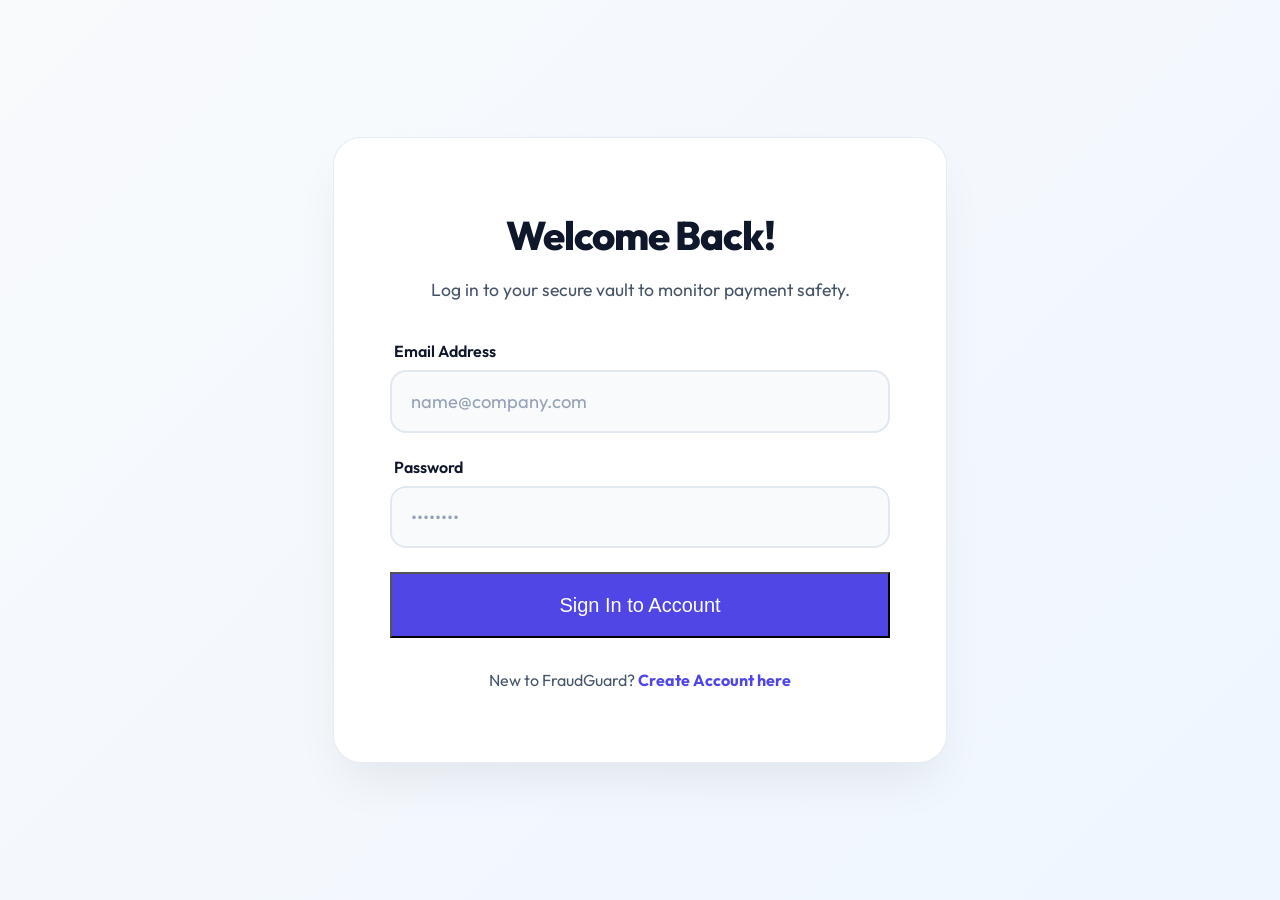
<file: frontend/index.html>
<!DOCTYPE html>
<html lang="en">
<head>
    <meta charset="UTF-8">
    <meta name="viewport" content="width=device-width, initial-scale=1.0">
    <title>Scanner | FraudGuard AI</title>
    <link rel="stylesheet" href="style.css">
    <link href="https://fonts.googleapis.com/css2?family=Outfit:wght@300;400;600;800&display=swap" rel="stylesheet">
</head>
<body class="dashboard-body">

    <div class="layout-wrapper">
        <aside class="sidebar">
            <div class="sidebar-header">
                <div class="logo">⛨Fraud<span>Guard</span></div>
            </div>
            
            <nav class="sidebar-nav">
                <a href="dashboard.html" class="nav-item">
                    <span class="icon"></span> Dashboard
                </a>
                <a href="index.html" class="nav-item active">
                    <span class="icon"></span> Analyze Payment
                </a>
                <a href="link.html" class="nav-item"> 
                  <span class="icon"></span> UPI ID Check
                 </a>
                <a href="spam.html" class="nav-item">
                    <span class="icon"></span> Message Check
                </a>
                <a href="report.html" class="nav-item">
                    <span class="icon"></span> Report Scam
                </a>
                <a href="admin.html" class="nav-item">
                    <span class="icon"></span> Admin Panel
                </a>
            </nav>
            <div class="sidebar-footer">
                <button class="btn-logout-lg" onclick="logout()">
                    Sign Out
                </button>
            </div>
        </aside>

        <main class="main-content">
            <div class="tool-card-wide glow-hover">
                <header class="auth-header">
                    <h2 class="auth-title" style="text-align: center;">Verify Transaction</h2>
                </header>

                <form id="fraudForm" class="form-stack">
                    <div class="form-grid-modern">
                        <div class="form-group-modern">
                            <label>Transaction Amount (₹)</label>
                            <input type="number" id="amount" placeholder="e.g. 5000" required class="input-modern">
                        </div>
                        <div class="form-group-modern">
    <label>Transaction / Issue Type</label>
    <select id="issue_type" class="input-modern" required>
        <option value="Standard Transfer">Standard Transfer</option>
        <option value="Invalid UPI ID">Invalid UPI ID</option>
        <option value="Beneficiary Not Found">Beneficiary Not Found</option>
        <option value="Multiple Failures">Multiple Failures</option>
    </select>
</div>
                        <div class="form-group-modern">
                            <label>Sender Bank</label>
                            <input type="text" id="bank_sender" placeholder="HDFC, SBI..." class="input-modern">
                        </div>
                        <div class="form-group-modern">
                            <label>Receiver Bank</label>
                            <input type="text" id="bank_receiver" placeholder="ICICI, Axis..." class="input-modern">
                        </div>
                        <div class="form-group-modern">
                            <label>Date</label>
                            <input type="date" id="date" required class="input-modern">
                        </div>
                        <div class="form-group-modern">
                            <label>Time</label>
                            <input type="time" id="time" required class="input-modern">
                        </div>
                    </div>

                    <button type="submit" class="btn-primary-lg ">Run AI Risk Analysis</button>
                </form>

                <div id="result" class="result-display"></div>
            </div>
        </main>
    </div>

    <script src="script.js"></script>
    <script>
        // Simple logout function
        function logout() {
            localStorage.removeItem("user_email");
            localStorage.removeItem("role");
            window.location.href = "login.html";
        }
    </script>
</body>
</html>
</file>
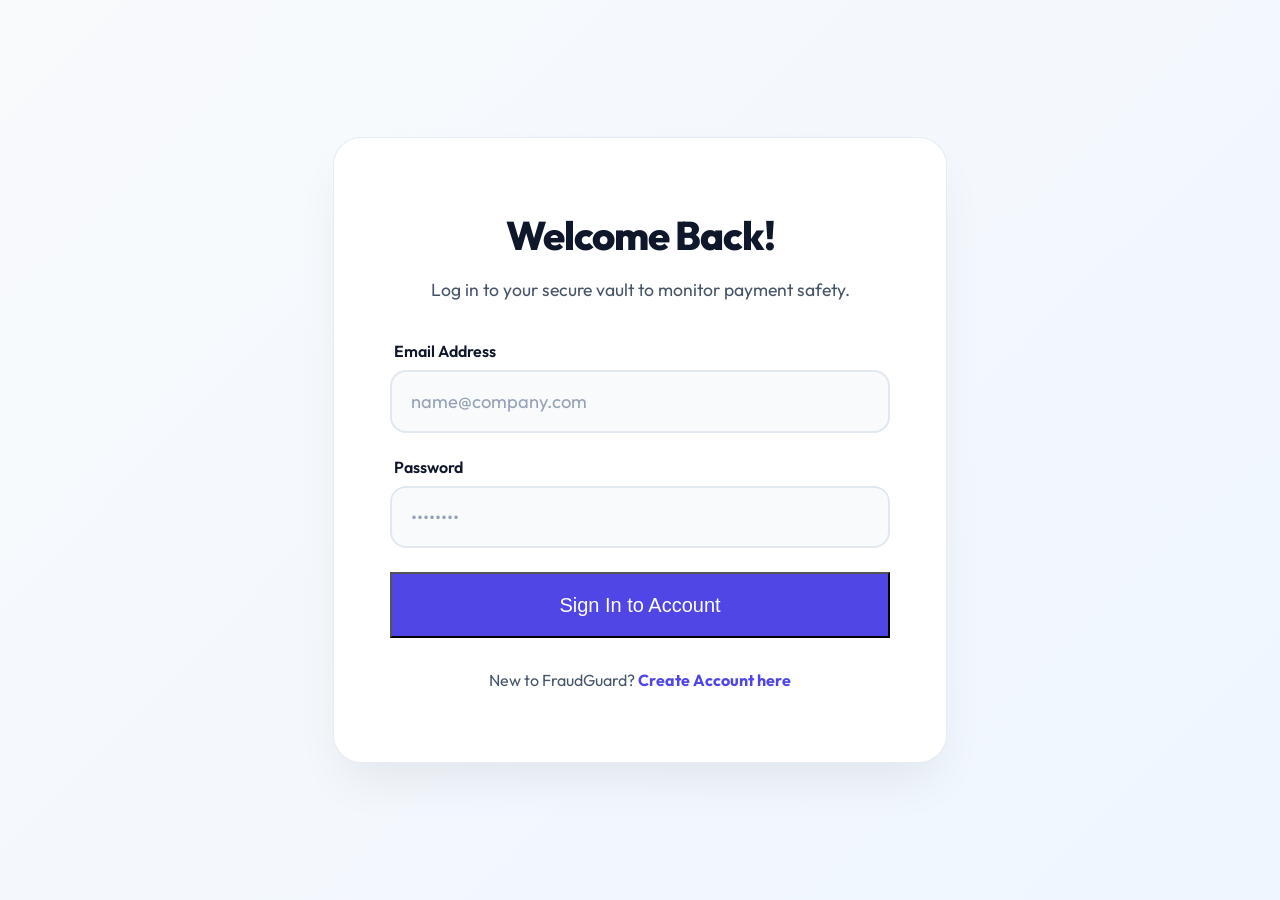
<file: frontend/admin.html>
<!DOCTYPE html>
<html lang="en">
<head>
    <meta charset="UTF-8">
    <meta name="viewport" content="width=device-width, initial-scale=1.0">
    <title>Admin Panel | FraudGuard AI</title>
    <link rel="stylesheet" href="style.css">
    <link href="https://fonts.googleapis.com/css2?family=Outfit:wght@300;400;600;800&display=swap" rel="stylesheet">
</head>
<body class="dashboard-body">

    <div class="layout-wrapper">
        <aside class="sidebar">
            <div class="sidebar-header">
                <div class="logo">⛨Fraud<span>Guard</span></div>
            </div>
            
            <nav class="sidebar-nav">
                <a href="dashboard.html" class="nav-item">
                    <span class="icon"></span> Dashboard
                </a>
                <a href="index.html" class="nav-item">
                    <span class="icon"></span> Analyze Payment
                </a>
                <a href="link.html" class="nav-item"> 
                    <span class="icon"></span> UPI ID Check
                </a>
                <a href="spam.html" class="nav-item">
                    <span class="icon"></span> Message Check
                </a>
                <a href="report.html" class="nav-item">
                    <span class="icon"></span> Report Scam
                </a>
                <a href="admin.html" class="nav-item active">
                    <span class="icon"></span> Admin Panel
                </a>
            </nav>

            <div class="sidebar-footer">
                <button class="btn-logout-lg" onclick="logout()">
                    Sign Out
                </button>
            </div>
        </aside>

        <main class="main-content">
            <div class="tool-card-wide glow-hover">
                <header class="auth-header">
                    <h2 class="auth-title" style="text-align: center;">Admin Command Center</h2>
                    <p class="auth-subtitle" style="text-align: center; color: var(--text-muted);">
                        Review flagged reports and manage global security protocols.
                    </p>
                </header>

                <div style="display: grid; grid-template-columns: 1fr 1fr; gap: 20px; margin-bottom: 30px;">
                    <div style="background: #F8FAFC; padding: 20px; border-radius: 20px; border: 1px solid var(--border);">
                        <small style="color: var(--text-muted); font-weight: 600;">PENDING REPORTS</small>
                        <h2 id="pendingCount" style="margin: 5px 0 0 0; color: #E11D48;">--</h2>
                    </div>
                    <div style="background: #F8FAFC; padding: 20px; border-radius: 20px; border: 1px solid var(--border);">
                        <small style="color: var(--text-muted); font-weight: 600;">SYSTEM HEALTH</small>
                        <h2 id="systemHealth" style="margin: 5px 0 0 0; color: #059669;">--</h2>
                    </div>
                </div>

                <div class="table-responsive">
                    <table class="admin-table">
                        <thead>
                            <tr>
                                <th>Reported ID</th>
                                <th>Confidence</th>
                                <th>Action</th>
                            </tr>
                        </thead>
                        <tbody id="adminReportTable">
                            </tbody>
                    </table>
                    <div id="emptyState" style="text-align: center; padding: 40px; color: var(--text-muted); display: none;">
                        <p>No pending fraud reports found.</p>
                    </div>
                </div>
            </div>
        </main>
    </div>
    <script>
        function logout() {
            localStorage.clear();
            window.location.href = "login.html";
        }
    </script>

    <script src="script.js"></script>
    <script src="admin.js"></script>
</body>
</html>
</file>
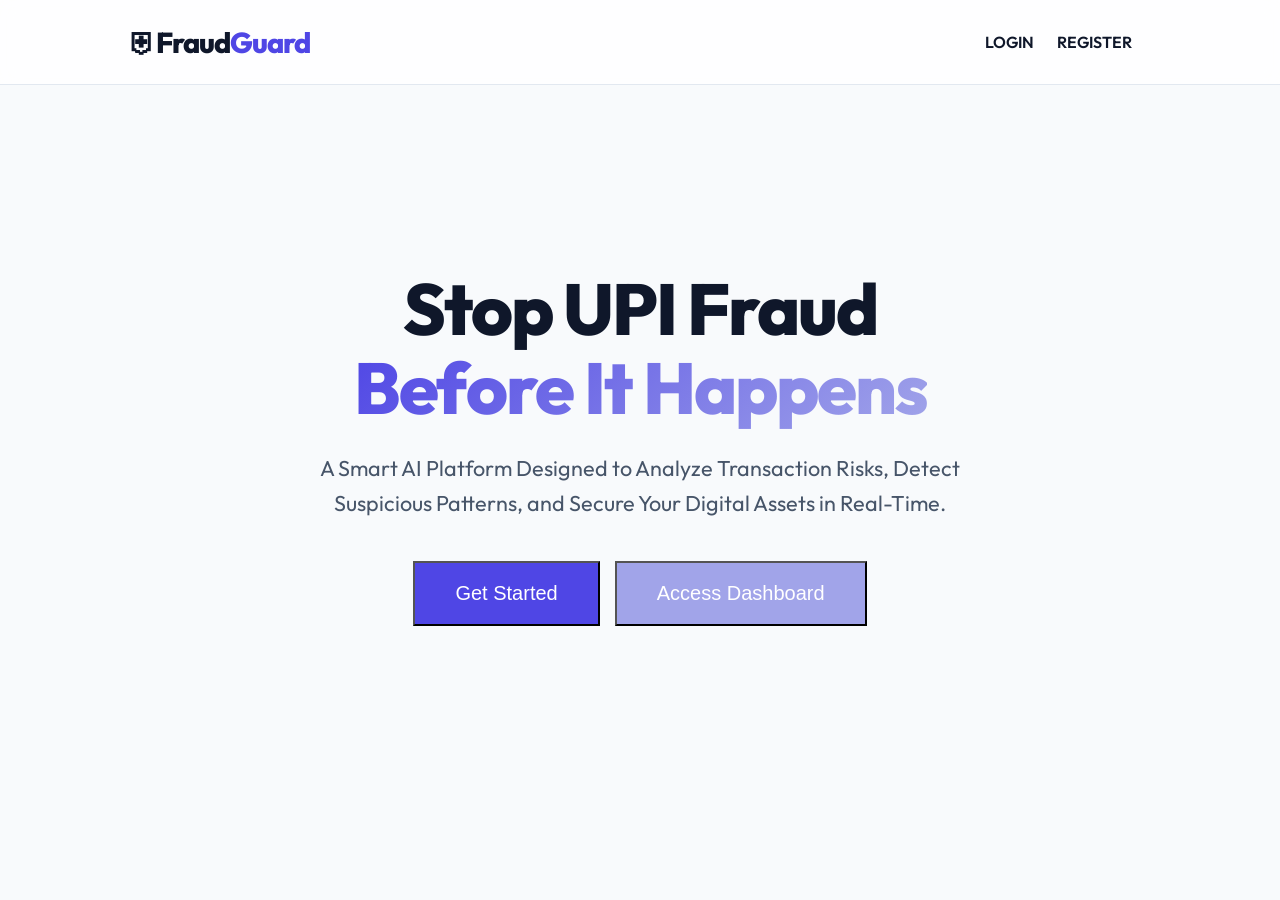
<file: frontend/landing.html>
<!DOCTYPE html>
<html lang="en">
<head>
    <meta charset="UTF-8">
    <meta name="viewport" content="width=device-width, initial-scale=1.0">
    <title>AI-Shield | Protect Your UPI Payments</title>
    <link rel="stylesheet" href="style.css">
    <link href="https://fonts.googleapis.com/css2?family=Outfit:wght@300;400;600;800&display=swap" rel="stylesheet">
</head>
<body class="light-theme">

    <nav class="navbar">
        <div class="logo">⛨Fraud<span>Guard</span></div>
        <div class="nav-auth-btns">
            <a href="login.html" class="nav-link">LOGIN</a>
            <a href="register.html" class="nav-link">REGISTER</a>
        </div>
    </nav>

    <main class="landing-container">
        <section class="hero-center">
           
            <h1 class="hero-title">Stop UPI Fraud <br><span class="text-gradient">Before It Happens</span></h1>
            <p class="hero-subtitle">
                A Smart AI Platform Designed to Analyze Transaction Risks, Detect Suspicious Patterns, and Secure Your Digital Assets in Real-Time.
            </p>

            <div class="hero-cta-group">
                <button class="btn-primary-lg" onclick="window.location.href='register.html'">
                Get Started
                </button>
                <button class="btn-secondary-lg" onclick="window.location.href='login.html'">
                Access Dashboard
                </button>
            </div>
        </section>
    </main>

</body>
</html>
</file>
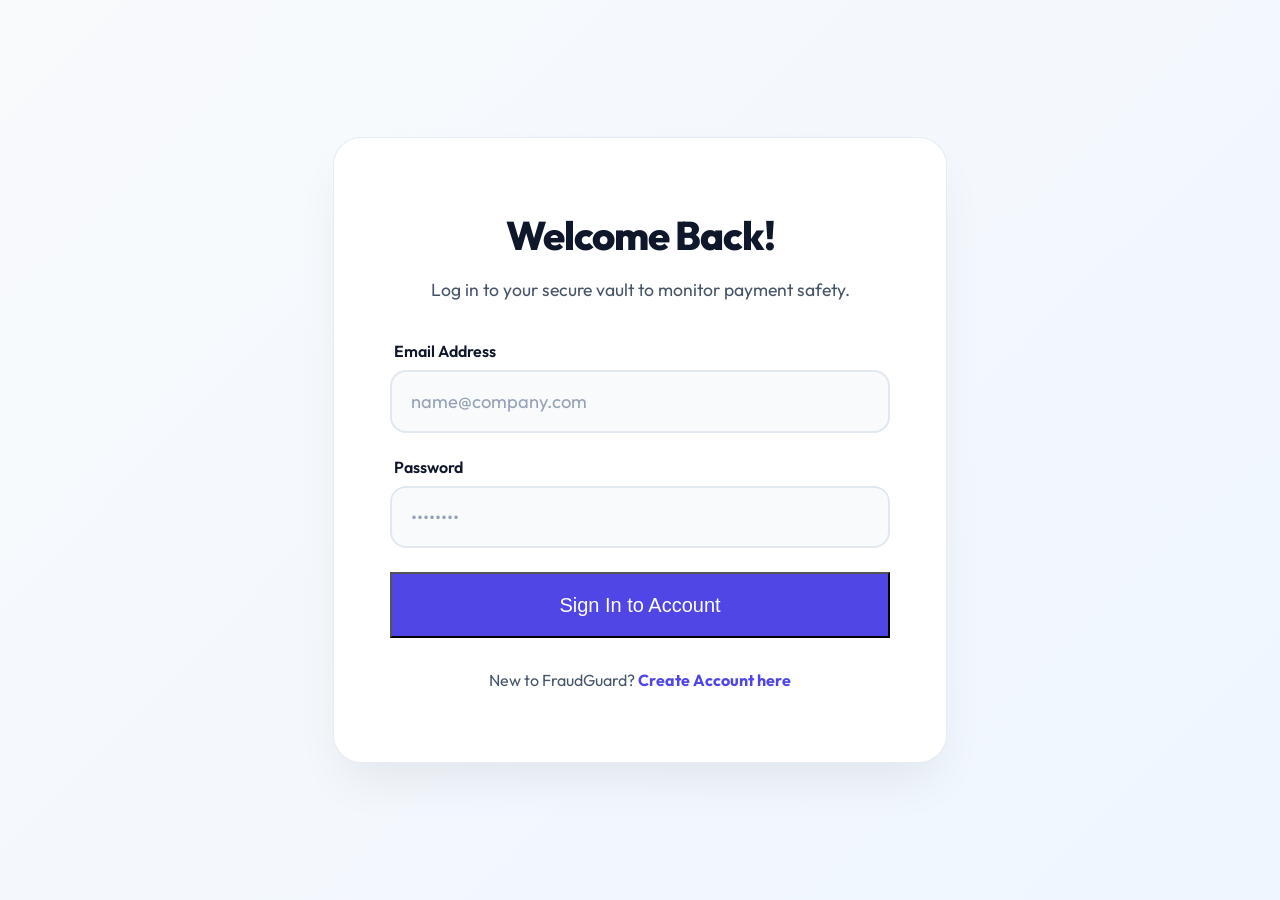
<file: frontend/link.html>
<!DOCTYPE html>
<html lang="en">
<head>
    <meta charset="UTF-8">
    <meta name="viewport" content="width=device-width, initial-scale=1.0">
    <title>UPI Check | FraudGuard AI</title>
    <link rel="stylesheet" href="style.css">
    <link href="https://fonts.googleapis.com/css2?family=Outfit:wght@300;400;600;800&display=swap" rel="stylesheet">
</head>
<body class="dashboard-body">

    <div class="layout-wrapper">
        <aside class="sidebar">
            <div class="sidebar-header">
                <div class="logo">⛨Fraud<span>Guard</span></div>
            </div>
            
            <nav class="sidebar-nav">
                <a href="dashboard.html" class="nav-item">
                    <span class="icon"></span> Dashboard
                </a>
                <a href="index.html" class="nav-item">
                    <span class="icon"></span> Analyze Payment
                </a>
                <a href="link.html" class="nav-item active"> 
                    <span class="icon"></span> UPI ID Check
                </a>
                <a href="spam.html" class="nav-item">
                    <span class="icon"></span> Message Check
                </a>
                <a href="report.html" class="nav-item">
                    <span class="icon"></span> Report Scam
                </a>
                <a href="admin.html" class="nav-item">
                    <span class="icon"></span> Admin Panel
                </a>
            </nav>

            <div class="sidebar-footer">
                <button class="btn-logout-lg" onclick="logout()">
                     Sign Out
                </button>
            </div>
        </aside>

        <main class="main-content">
            <div class="tool-card-wide glow-hover">
                <header class="auth-header">
                    <h2 class="auth-title" style="text-align: center;">UPI ID & Link Scanner</h2>
                    <p class="auth-subtitle" style="text-align: center; color: var(--text-muted);">
                        Identify fraudulent "Collect Requests" and suspicious VPA handles.
                    </p>
                </header>

                <div class="form-stack">
                    <div class="form-group-modern">
                        <label>Enter UPI ID / Payment Link</label>
                        <input type="text" id="upiInput" placeholder="e.g. cashback-winner@okaxis or https://upi-pay.link/.." required class="input-modern">
                    </div>

                    <div class="safety-tips" style="background: #f0f7ff; padding: 15px; border-radius: 12px; margin-bottom: 20px; border-left: 5px solid var(--primary);">
                        <small style="color: #1e40af; font-weight: 600;">
                            🛡️ Tip: Fraudsters often use names like "Customer Care" or "Refund Dept" to send fake collect requests.
                        </small>
                    </div>

                    <button type="button" onclick="checkUPI()" class="btn-primary-lg" style="width: 100%;">
                        Verify Identity
                    </button>
                </div>

                <div id="upiResult" class="result-display"></div>
            </div>
        </main>
    </div>

    <script src="script.js"></script>
    <script src="link.js"></script>
</body>
</html>
</file>
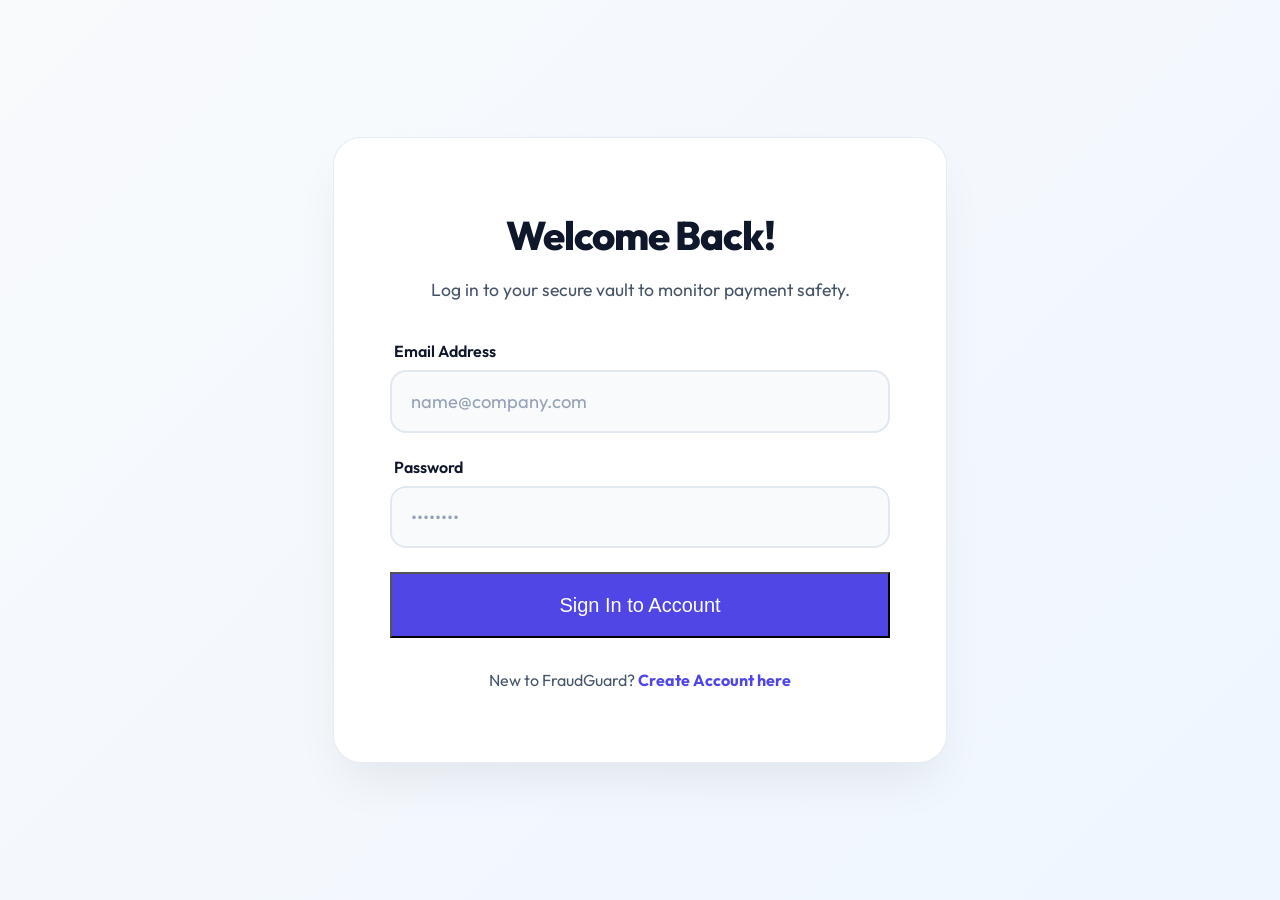
<file: frontend/login.html>
<!DOCTYPE html>
<html lang="en">
<head>
    <meta charset="UTF-8">
    <meta name="viewport" content="width=device-width, initial-scale=1.0">
    <title>Login | FraudGuard AI</title>
    <link rel="stylesheet" href="style.css">
    <link href="https://fonts.googleapis.com/css2?family=Outfit:wght@300;400;600;800&display=swap" rel="stylesheet">
</head>
<body class="auth-body">

    <div class="auth-container-centered">
        <div class="auth-card-modern glow-hover">
            <header class="auth-header">
                <h2 class="auth-title">Welcome Back!</h2>
                <p class="auth-subtitle">Log in to your secure vault to monitor payment safety.</p>
            </header>

            <div class="form-stack">
                <div class="form-group-modern">
                    <label for="email">Email Address</label>
                    <input type="email" id="email" placeholder="name@company.com" required class="input-modern">
                </div>

                <div class="form-group-modern">
                    <label for="password">Password</label>
                    <input type="password" id="password" placeholder="••••••••" required class="input-modern">
                </div>

                <button class="btn-primary-lg" onclick="login()">
                    Sign In to Account
                </button>
            </div>

            <div class="auth-footer-modern">
                <p>New to FraudGuard? <a href="register.html" class="link-modern">Create Account here</a></p>
            </div>
        </div>
    </div>

    <script src="auth.js"></script>
</body>
</html>
</file>
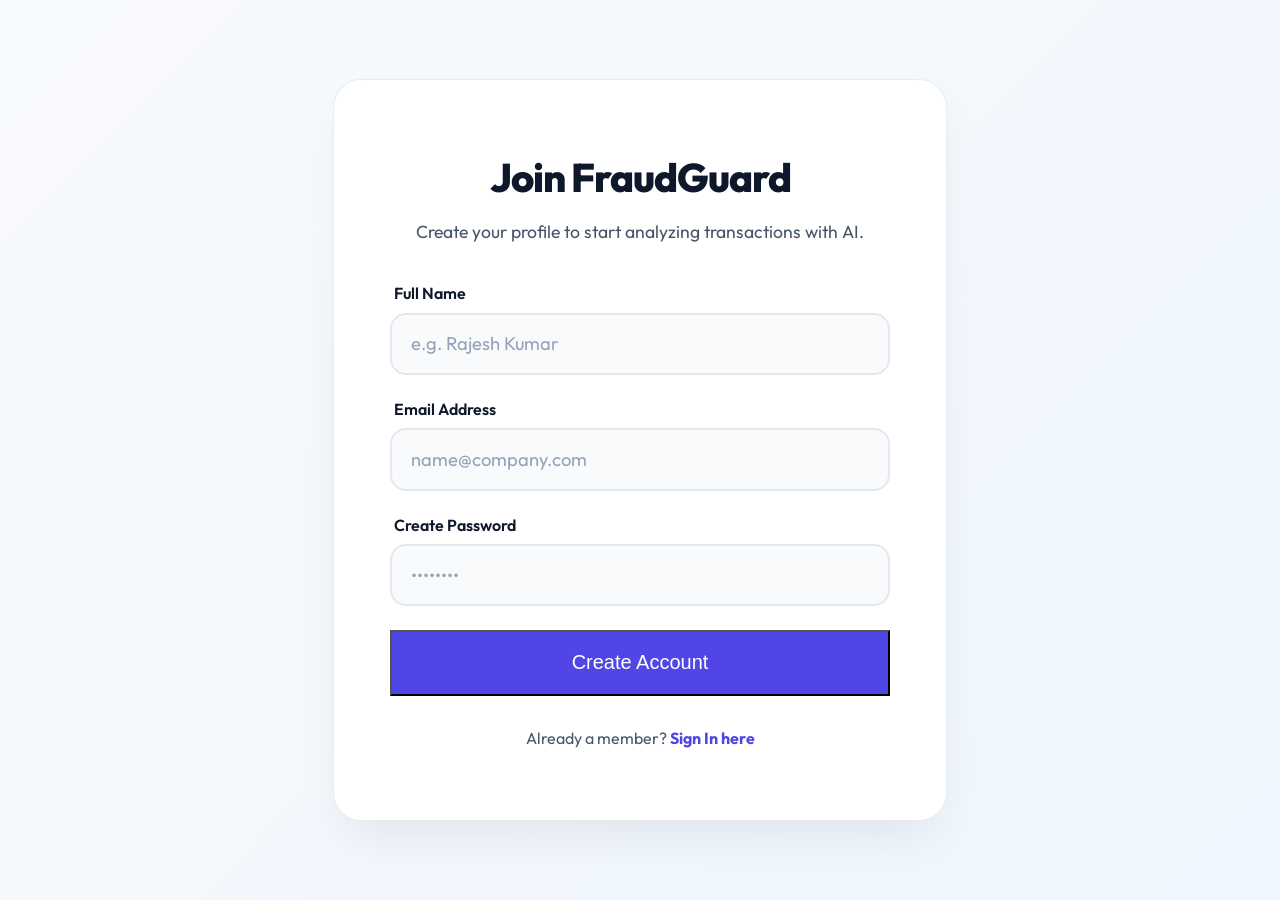
<file: frontend/register.html>
<!DOCTYPE html>
<html lang="en">
<head>
    <meta charset="UTF-8">
    <meta name="viewport" content="width=device-width, initial-scale=1.0">
    <title>Create Account | FraudGuard AI</title>
    <link rel="stylesheet" href="style.css">
    <link href="https://fonts.googleapis.com/css2?family=Outfit:wght@300;400;600;800&display=swap" rel="stylesheet">
</head>
<body class="auth-body">

    <div class="auth-container-centered">
        <div class="auth-card-modern glow-hover">
            <header class="auth-header">
                <h2 class="auth-title">Join FraudGuard</h2>
                <p class="auth-subtitle">Create your profile to start analyzing transactions with AI.</p>
            </header>

            <div class="form-stack">
                <div class="form-group-modern">
                    <label for="name">Full Name</label>
                    <input type="text" id="name" placeholder="e.g. Rajesh Kumar" required class="input-modern">
                </div>

                <div class="form-group-modern">
                    <label for="email">Email Address</label>
                    <input type="email" id="email" placeholder="name@company.com" required class="input-modern">
                </div>

                <div class="form-group-modern">
                    <label for="password">Create Password</label>
                    <input type="password" id="password" placeholder="••••••••" required class="input-modern">
                </div>

                <button class="btn-primary-lg" onclick="register()">
                    Create Account
                </button>
            </div>

            <div class="auth-footer-modern">
                <p>Already a member? <a href="login.html" class="link-modern">Sign In here</a></p>
            </div>
        </div>
    </div>

    <script src="auth.js"></script>
</body>
</html>
</file>
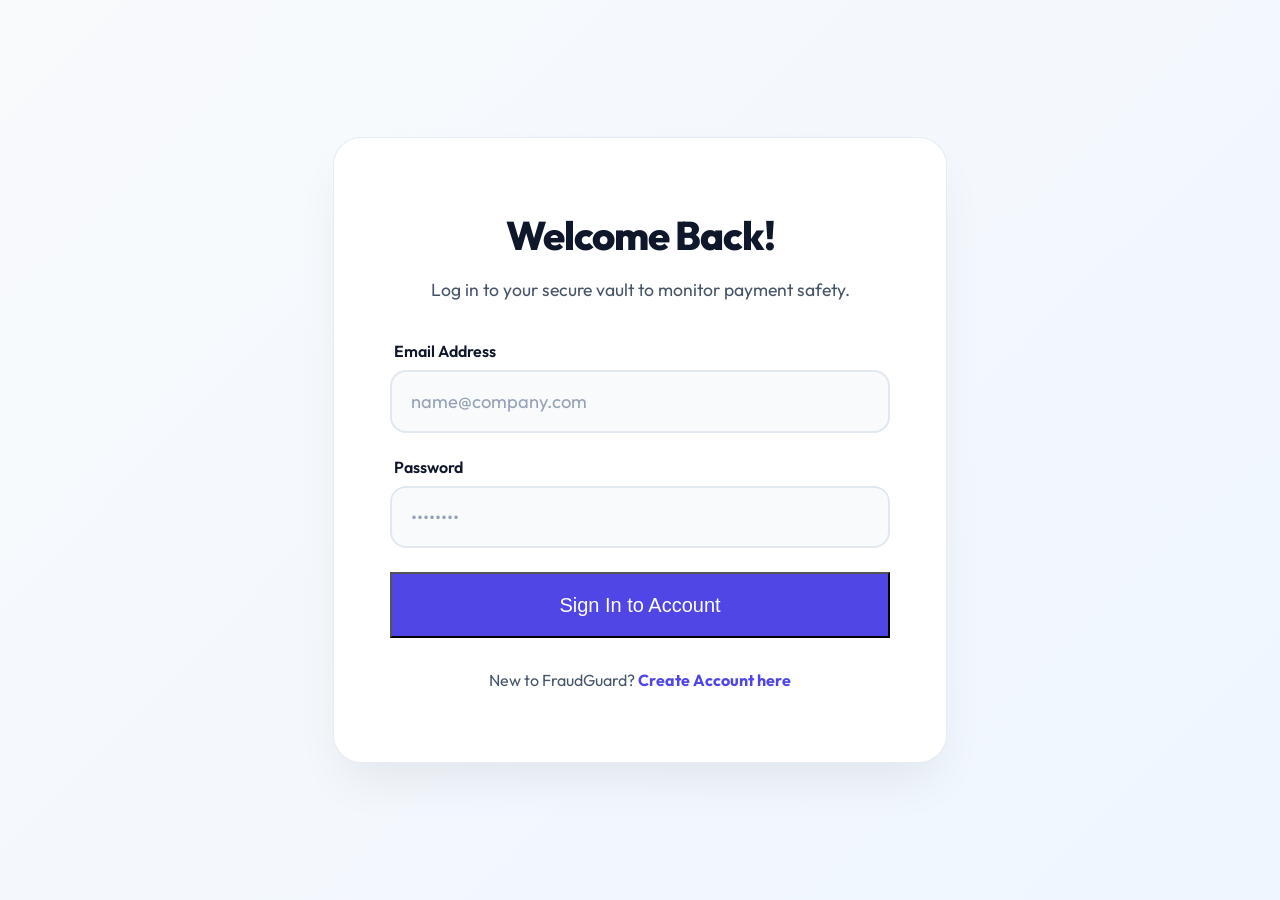
<file: frontend/report.html>
<!DOCTYPE html>
<html lang="en">
<head>
    <meta charset="UTF-8">
    <meta name="viewport" content="width=device-width, initial-scale=1.0">
    <title>Report Scam | FraudGuard AI</title>
    <link rel="stylesheet" href="style.css">
    <link href="https://fonts.googleapis.com/css2?family=Outfit:wght@300;400;600;800&display=swap" rel="stylesheet">
</head>
<body class="dashboard-body">

    <div class="layout-wrapper">
        <aside class="sidebar">
            <div class="sidebar-header">
                <div class="logo">⛨Fraud<span>Guard</span></div>
            </div>
            
            <nav class="sidebar-nav">
                <a href="dashboard.html" class="nav-item">
                    <span class="icon"></span> Dashboard
                </a>
                <a href="index.html" class="nav-item">
                    <span class="icon"></span> Analyze Payment
                </a>
                <a href="link.html" class="nav-item"> 
                    <span class="icon"></span> UPI ID Check
                </a>
                <a href="spam.html" class="nav-item">
                    <span class="icon"></span> Message Check
                </a>
                <a href="report.html" class="nav-item active">
                    <span class="icon"></span> Report Scam
                </a>
                <a href="admin.html" class="nav-item">
                    <span class="icon"></span> Admin Panel
                </a>
            </nav>

            <div class="sidebar-footer">
                <button class="btn-logout-lg" onclick="logout()">
                    Sign Out
                </button>
            </div>
        </aside>

        <main class="main-content">
            <div class="tool-card-wide glow-hover">
                <header class="auth-header">
                    <h2 class="auth-title" style="text-align: center;">Report Fraudulent Activity</h2>
                    <p class="auth-subtitle" style="text-align: center; color: var(--text-muted);">
                        Help protect others by reporting suspicious UPI IDs or phishing attempts.
                    </p>
                </header>

                <form id="reportForm" class="form-stack">
                    <div class="form-grid-modern">
                        <div class="form-group-modern">
                            <label for="fraud_upi">Fraudulent UPI ID</label>
                            <input type="text" id="fraud_upi" placeholder="e.g. scammer@upi" required class="input-modern">
                        </div>

                        <div class="form-group-modern">
                            <label for="scam_type">Scam Type</label>
                            <select id="scam_type" class="input-modern" required>
                                <option value="" disabled selected>Select Category</option>
                                <option value="Fake Collect Request">Fake Collect Request</option>
                                <option value="Phishing Link">Phishing Link</option>
                                <option value="Lottery Scam">Lottery / Prize Scam</option>
                                <option value="Impersonation">Customer Care Impersonation</option>
                            </select>
                        </div>

                        <div class="form-group-modern" style="grid-column: span 2;">
                            <label for="description">Description of Incident</label>
                            <textarea id="description" class="input-modern" style="height: 120px; resize: none;" 
                            placeholder="Provide details about the scam."></textarea>
                        </div>

                        <div class="form-group-modern" style="grid-column: span 2;">
                            <label>Upload Screenshot (Optional)</label>
                            <input type="file" id="screenshot" class="input-modern" accept="image/*" style="border: 2px dashed #cbd5e1;">
                        </div>
                    </div>

                    <button type="submit" id="submitBtn" class="btn-primary-lg" style="width: 100%; margin-top: 10px;">
                        Submit Fraud Report
                    </button>
                </form>

                <div id="reportStatus" class="result-display" style="display:none;"></div>
            </div>
        </main>
    </div>
    <script>
        function logout() {
            localStorage.clear();
            window.location.href = "login.html";
        }
    </script>

    <script src="script.js"></script> <script src="report.js"></script> </body>
</html>
</file>
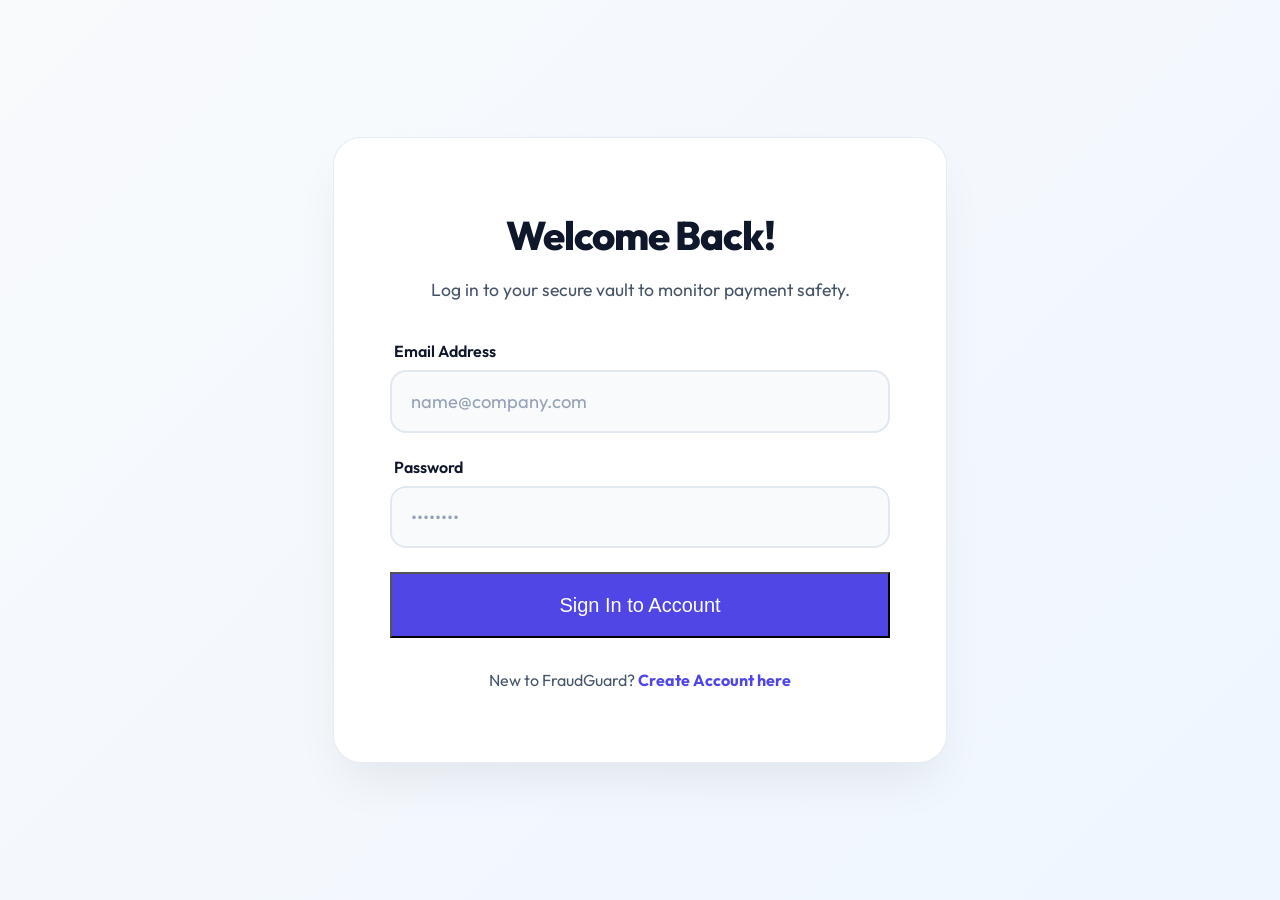
<file: frontend/spam.html>
<!DOCTYPE html>
<html lang="en">

<head>
    <meta charset="UTF-8">
    <meta name="viewport" content="width=device-width, initial-scale=1.0">
    <title>Spam Check | FraudGuard AI</title>
    <link rel="stylesheet" href="style.css">
    <link href="https://fonts.googleapis.com/css2?family=Outfit:wght@300;400;600;800&display=swap" rel="stylesheet">
</head>

<body class="dashboard-body">

    <div class="layout-wrapper">
        <aside class="sidebar">
            <div class="sidebar-header">
                <div class="logo">⛨Fraud<span>Guard</span></div>
            </div>
            <nav class="sidebar-nav">
                <a href="dashboard.html" class="nav-item">
                    <span class="icon"></span> Dashboard
                </a>
                <a href="index.html" class="nav-item">
                    <span class="icon"></span> Analyze Payment
                </a>
                <a href="link.html" class="nav-item">
                    <span class="icon"></span> UPI ID Check
                </a>
                <a href="spam.html" class="nav-item active">
                    <span class="icon"></span> Message Check
                </a>
                <a href="report.html" class="nav-item">
                    <span class="icon"></span> Report Scam
                </a>
                <a href="admin.html" class="nav-item">
                    <span class="icon"></span> Admin Panel
                </a>
            </nav>
            <div class="sidebar-footer">
                <button class="btn-logout-lg" onclick="logout()">
                    Sign Out
                </button>
            </div>
        </aside>

        <main class="main-content">
            <div class="tool-card-wide glow-hover">
                <header class="auth-header">
                    <h2 class="auth-title" style="text-align: center;">Message Analysis</h2>
                    <p class="auth-subtitle">Scan SMS, Emails, or UPI notes for phishing links and spam patterns.</p>
                </header>

                <div class="form-stack">
                    <div class="form-group-modern">
                        <label for="message">Paste Content Below</label>
                        <textarea id="message" class="input-modern" style="height: 200px; resize: none;"
                            placeholder="e.g. 'Your account is blocked. Click here to verify...'"></textarea>
                    </div>

                    <button class="btn-primary-lg" onclick="checkSpam()">
                        Scan Message for Risks
                    </button>
                </div>

                <div id="spamResult" class="result-display"></div>
                <button id="askAiBtn"
                    style="display: none; background-color: #5a4fcf; color: white; padding: 10px 15px; border: none; border-radius: 6px; font-weight: bold; cursor: pointer; margin-top: 15px;">
                    ✨ Ask AI Why
                </button>

                <div id="aiExplanationBox"
                    style="display: none; margin-top: 15px; padding: 15px; background-color: #f8fafc; border-left: 4px solid #5a4fcf; border-radius: 4px;">
                    <strong>AI Analysis:</strong>
                    <p id="aiExplanationText" style="margin-top: 8px; font-style: italic; color: #334155;">Loading
                        explanation...</p>
                </div>
            </div>
        </main>
    </div>

    <script src="script.js"></script>
    <script>
        function logout() {
            localStorage.clear();
            window.location.href = "login.html";
        }
    </script>
</body>

</html>
</file>
<file: frontend/style.css>
/* LIGHT THEME PALETTE */
:root {
    --primary: #4F46E5; /* Royal Indigo */
    --secondary: #a1a4e9; /* Sky Blue */
    --accent: #6366F1;
    --bg-light: #F8FAFC;
    --white: #FFFFFF;
    --text-main: #0F172A; /* Deep Slate */
    --text-muted: #475569;
    --border: #E2E8F0;
    --glass: rgba(255, 255, 255, 0.8);
}

body {
    margin: 0;
    font-family: 'Outfit', sans-serif;
    background-color: var(--bg-light);
    color: var(--text-main);
    overflow-x: hidden;
}

/* NAVBAR ENHANCEMENTS */
.navbar {
    display: flex;
    justify-content: space-between;
    align-items: center;
    padding: 1.5rem 10%;
    background: var(--glass);
    backdrop-filter: blur(10px);
    position: sticky;
    top: 0;
    z-index: 1000;
    border-bottom: 1px solid var(--border);
}

.logo {
    font-size: 1.8rem;
    font-weight: 800;
    letter-spacing: -1px;
}

.logo span {
    color: var(--primary);
}

.nav-link {
    text-decoration: none;
    color: var(--text-main);
    font-weight: 600;
    margin-right: 20px;
    transition: 0.3s;
}

.nav-link:hover {
    color: var(--primary);
}

/* CENTERED HERO SECTION */
.landing-container {
    display: flex;
    justify-content: center;
    align-items: center;
    min-height: 85vh;
    padding: 0 5%;
    text-align: center;
}

.hero-center {
    max-width: 900px;
    animation: fadeInUp 0.8s ease-out;
}

.hero-title {
    font-size: 4.5rem; /* Massive, clear text */
    font-weight: 800;
    line-height: 1.1;
    margin: 1.5rem 0;
    letter-spacing: -2px;
}

.text-gradient {
    background: linear-gradient(135deg, var(--primary), var(--secondary));
    -webkit-background-clip: text;
    -webkit-text-fill-color: transparent;
}

.hero-subtitle {
    font-size: 1.35rem;
    color: var(--text-muted);
    max-width: 700px;
    margin: 0 auto 2.5rem auto;
    line-height: 1.6;
}

/* BUTTONS */
.hero-cta-group {
    display: flex;
    gap: 15px;
    justify-content: center;
    margin-bottom: 4rem;
}

.btn-primary-lg {
    background: var(--primary);
    color: white;
    padding: 1.2rem 2.5rem;
    font-size: 1.25rem;}
.btn-secondary-lg {
    background: var(--secondary);
    color: white;
    padding: 1.2rem 2.5rem;
    font-size: 1.25rem;}

.auth-body {
    background: linear-gradient(135deg, #F8FAFC 0%, #EFF6FF 100%);
    min-height: 100vh;
    display: flex;
    align-items: center;
    justify-content: center;
}

.auth-container-centered {
    padding: 20px;
    width: 100%;
    display: flex;
    justify-content: center;
}

/* THE STAR SHOW: The Curvy Modern Card */
.auth-card-modern {
    background: #FFFFFF;
    /* Very curvy edges as requested */
    border-radius: 28px;
    padding: 3.5rem;
    width: 100%;
    max-width: 500px;
    /* A soft, luxurious shadow */
    box-shadow: 0 25px 50px -12px rgba(0, 0, 0, 0.08);
    border: 1px solid rgba(226, 232, 240, 0.8); /* Subtle border definition */
    text-align: center;
    transition: transform 0.3s ease, box-shadow 0.3s ease;
}

/* Subtle hover effect on the whole card */
.glow-hover:hover {
    box-shadow: 0 30px 60px -12px rgba(79, 70, 229, 0.15);
    transform: translateY(-2px);
}

/* Typography adjustments for the card */
.auth-title {
    font-size: 2.5rem;
    font-weight: 800;
    color: var(--text-main);
    margin: 1rem 0 0.5rem 0;
    letter-spacing: -1px;
}

.auth-subtitle {
    font-size: 1.1rem;
    color: var(--text-muted);
    margin-bottom: 2.5rem;
}

/* Modern Form Stack */
.form-stack {
    display: flex;
    flex-direction: column;
    gap: 1.5rem; /* Spacing between inputs */
    margin-bottom: 2rem;
}

.form-group-modern {
    text-align: left;
}

.form-group-modern label {
    display: block;
    margin-bottom: 0.6rem;
    font-weight: 600;
    color: var(--text-main);
    font-size: 1rem;
    margin-left: 4px; /* Slight offset for alignment */
}

/* Curvy, Big Inputs */
.input-modern {
    width: 100%;
    padding: 1.1rem 1.2rem; /* Big padding */
    font-size: 1.15rem;      /* Big text */
    border: 2px solid var(--border);
    border-radius: 16px;    /* Curvy inputs */
    background: #F8FAFC;    /* Slightly off-white background for depth */
    transition: all 0.3s ease;
    box-sizing: border-box;
    font-family: 'Outfit', sans-serif;
}

.input-modern:focus {
    outline: none;
    border-color: var(--primary);
    background: #FFFFFF;
    box-shadow: 0 0 0 4px rgba(79, 70, 229, 0.1); /* Nice focus ring */
}

.input-modern::placeholder {
    color: #94A3B8;
}

/* Make the XL button full width for the form */
.btn-full-width {
    width: 100%;
}

/* Footer links */
.auth-footer-modern {
    margin-top: 2rem;
    font-size: 1rem;
    color: var(--text-muted);
}

.link-modern {
    color: var(--primary);
    font-weight: 700;
    text-decoration: none;
    position: relative;
}

.link-modern::after {
    content: '';
    position: absolute;
    width: 100%;
    height: 2px;
    bottom: -2px;
    left: 0;
    background-color: var(--primary);
    visibility: hidden;
    transform: scaleX(0);
    transition: all 0.3s ease-in-out;
}

.link-modern:hover::after {
    visibility: visible;
    transform: scaleX(1);
}
/* TOOL SPECIFIC LAYOUT */
.tool-container {
    padding: 40px 20px;
    width: 100%;
    display: flex;
    justify-content: center;
}

.tool-card {
    max-width: 850px; /* Wider for the grid layout */
}

/* 2-Column Grid for the Form */
.form-grid-modern {
    display: grid;
    grid-template-columns: 1fr 1fr;
    gap: 20px;
    text-align: left;
    margin-bottom: 20px;
}

.datetime-row {
    display: flex;
    gap: 10px;
}

/* RESULT BOX DESIGN */
.result-display {
    margin-top: 2rem;
    padding: 2rem;
    border-radius: 20px;
    background: #F1F5F9;
    transition: all 0.4s ease;
}

.result-display h2 {
    font-size: 2rem;
    color: var(--primary);
    margin-bottom: 10px;
}

.result-display ul {
    text-align: left;
    display: inline-block;
    color: var(--text-muted);
}

/* Footer Link Button */
.tool-footer {
    margin-top: 2.5rem;
    border-top: 1px solid var(--border);
    padding-top: 1.5rem;
}

/* Responsive Grid */
@media (max-width: 650px) {
    .form-grid-modern {
        grid-template-columns: 1fr;
    }
    .auth-card-modern {
        padding: 2rem 1.5rem;
    }
}
/* LAYOUT STRUCTURE */
.layout-wrapper {
    display: flex;
    min-height: 100vh;
}

/* SIDEBAR STYLING */
.sidebar {
    width: 280px;
    background: #FFFFFF;
    border-right: 1px solid var(--border);
    display: flex;
    flex-direction: column;
    position: fixed;
    height: 100vh;
    padding: 2rem 1.5rem;
    box-sizing: border-box;
}

.sidebar-header {
    margin-bottom: 3rem;
    padding-left: 0.5rem;
}

.sidebar-nav {
    display: flex;
    flex-direction: column;
    gap: 10px;
    flex-grow: 1;
}

.nav-item {
    display: flex;
    align-items: center;
    gap: 12px;
    padding: 12px 16px;
    text-decoration: none;
    color: var(--text-muted);
    font-weight: 600;
    font-size: 1.1rem;
    border-radius: 12px;
    transition: all 0.3s ease;
}

.nav-item:hover {
    background: #F1F5F9;
    color: var(--primary);
}

.nav-item.active {
    background: var(--primary);
    color: white;
}

.nav-item .icon {
    font-size: 1.2rem;
}

/* MAIN CONTENT POSITIONING */
.main-content {
    margin-left: 280px; /* Same as sidebar width */
    flex-grow: 1;
    padding: 3rem;
    background: #F8FAFC;
    display: flex;
    justify-content: center;
}

.tool-card-wide {
    background: white;
    border-radius: 28px;
    padding: 3rem;
    width: 100%;
    max-width: 900px;
    box-shadow: 0 20px 40px rgba(0,0,0,0.05);
    border: 1px solid var(--border);
}

/* LOGOUT BUTTON */
.sidebar-footer {
    border-top: 1px solid var(--border);
    padding-top: 1.5rem;
}

.btn-logout {
    width: 100%;
    display: flex;
    align-items: center;
    gap: 12px;
    padding: 12px 16px;
    background: #FFF1F2;
    color: #E11D48;
    border: none;
    border-radius: 12px;
    font-weight: 700;
    cursor: pointer;
    transition: 0.3s;
}

.btn-logout:hover {
    background: #FFE4E6;
    transform: translateY(-2px);
}

/* RESPONSIVE */
@media (max-width: 1024px) {
    .sidebar { width: 80px; padding: 2rem 0.5rem; align-items: center; }
    .sidebar-header .logo, .nav-item span:not(.icon) { display: none; }
    .main-content { margin-left: 80px; }
}
/* DASHBOARD SPECIFIC */
.dashboard-grid {
    display: grid;
    grid-template-columns: 1fr 1fr;
    gap: 25px;
    width: 100%;
    max-width: 1100px;
}

.curvy-chart {
    padding: 2rem;
    min-height: 350px;
}

.curvy-chart h3 {
    margin-top: 0;
    font-size: 1.2rem;
    color: var(--text-main);
    margin-bottom: 20px;
}

.stat-badge {
    background: var(--primary);
    color: white;
    padding: 1rem 2rem;
    border-radius: 20px;
    text-align: center;
}

.stat-badge span {
    display: block;
    font-size: 2rem;
    font-weight: 800;
}

.stat-badge small {
    text-transform: uppercase;
    font-size: 0.7rem;
    opacity: 0.8;
}

/* RESPONSIVE DASHBOARD */
@media (max-width: 900px) {
    .dashboard-grid {
        grid-template-columns: 1fr;
    }
}
.safety-tips {
    margin-top: -10px;
    margin-bottom: 10px;
    padding: 10px;
    background: #F8FAFC;
    border-radius: 10px;
    text-align: left;
}

.safety-tips small {
    color: var(--text-muted);
    font-size: 0.9rem;
}
/* LARGE SIGN OUT BUTTON */
.sidebar-footer {
    border-top: 1px solid var(--border);
    padding-top: 2rem; /* Increased spacing from nav */
    margin-top: auto; /* Pushes it to the very bottom */
}

.btn-logout-lg {
    width: 100%;
    display: flex;
    align-items: center;
    justify-content: center; /* Centered for a cleaner look */
    gap: 15px;
    
    /* THE SIZE UPDATES */
    padding: 1.2rem 1rem;  /* Increased vertical padding */
    font-size: 1.2rem;     /* Increased font size */
    font-weight: 800;      /* Extra bold for visibility */
    
    background: #FFF1F2;
    color: #E11D48;
    border: 2px solid transparent;
    border-radius: 18px;   /* Extra curvy to match your theme */
    cursor: pointer;
    transition: all 0.3s cubic-bezier(0.4, 0, 0.2, 1);
}

.btn-logout-lg .icon {
    font-size: 1.4rem;     /* Larger icon */
}

/* HOVER EFFECTS */
.btn-logout-lg:hover {
    background: #FFE4E6;
    border-color: #FECDD3;
    transform: translateY(-3px);
    box-shadow: 0 10px 15px -3px rgba(225, 29, 72, 0.1);
}

.btn-logout-lg:active {
    transform: translateY(0);
}
/* ADMIN TABLE STYLING */
.admin-table {
    width: 100%;
    border-collapse: collapse;
    margin-top: 10px;
}

.admin-table th {
    text-align: left;
    padding: 15px;
    background: #F8FAFC;
    color: var(--text-muted);
    font-weight: 700;
    text-transform: uppercase;
    font-size: 0.85rem;
    border-bottom: 1px solid var(--border);
}

.admin-table td {
    padding: 20px 15px;
    border-bottom: 1px solid #F1F5F9;
    font-weight: 600;
}

.upi-tag {
    background: #F1F5F9;
    padding: 5px 12px;
    border-radius: 8px;
    font-family: monospace;
    color: var(--primary);
}

.conf-high {
    color: #E11D48;
    background: #FFF1F2;
    padding: 4px 10px;
    border-radius: 6px;
    font-size: 0.9rem;
}

/* ADMIN BUTTONS */
.btn-approve {
    background: #059669;
    color: white;
    border: none;
    padding: 8px 16px;
    border-radius: 10px;
    cursor: pointer;
    margin-right: 5px;
    font-weight: 600;
}

.btn-dismiss {
    background: #94A3B8;
    color: white;
    border: none;
    padding: 8px 16px;
    border-radius: 10px;
    cursor: pointer;
    font-weight: 600;
}

.btn-approve:hover { background: #047857; }
.btn-dismiss:hover { background: #64748B; }

.table-responsive {
    overflow-x: auto;
}

/* RE-STANDARDIZED CARD SIZE */
.tool-card-wide {
    background: white;
    border-radius: 28px;
    padding: 3rem; /* Same as index.html */
    width: 100%;
    max-width: 900px; /* Forces a consistent width across pages */
    box-shadow: 0 20px 40px rgba(0,0,0,0.05);
    border: 1px solid var(--border);
    box-sizing: border-box; /* Crucial for padding consistency */
    animation: fadeInUp 0.6s ease-out;
}

/* Ensure the main content area centers the card properly */
.main-content {
    margin-left: 280px; 
    flex-grow: 1;
    padding: 3rem;
    background: #F8FAFC;
    display: flex;
    justify-content: center; /* Centers the card horizontally */
    align-items: flex-start; /* Keeps it at the top */
    min-height: 100vh;
}

/* ADMIN TABLE FIXES */
.admin-table {
    width: 100%;
    border-collapse: separate;
    border-spacing: 0 10px; /* Creates spacing between rows */
}

.admin-table th {
    padding: 12px;
    color: var(--text-muted);
    font-size: 0.9rem;
    text-align: left;
}

.admin-table td {
    padding: 15px;
    background: #FFFFFF;
    border-top: 1px solid var(--border);
    border-bottom: 1px solid var(--border);
}

/* Round the corners of table rows */
.admin-table td:first-child { border-left: 1px solid var(--border); border-radius: 12px 0 0 12px; }
.admin-table td:last-child { border-right: 1px solid var(--border); border-radius: 0 12px 12px 0; }
</file>
